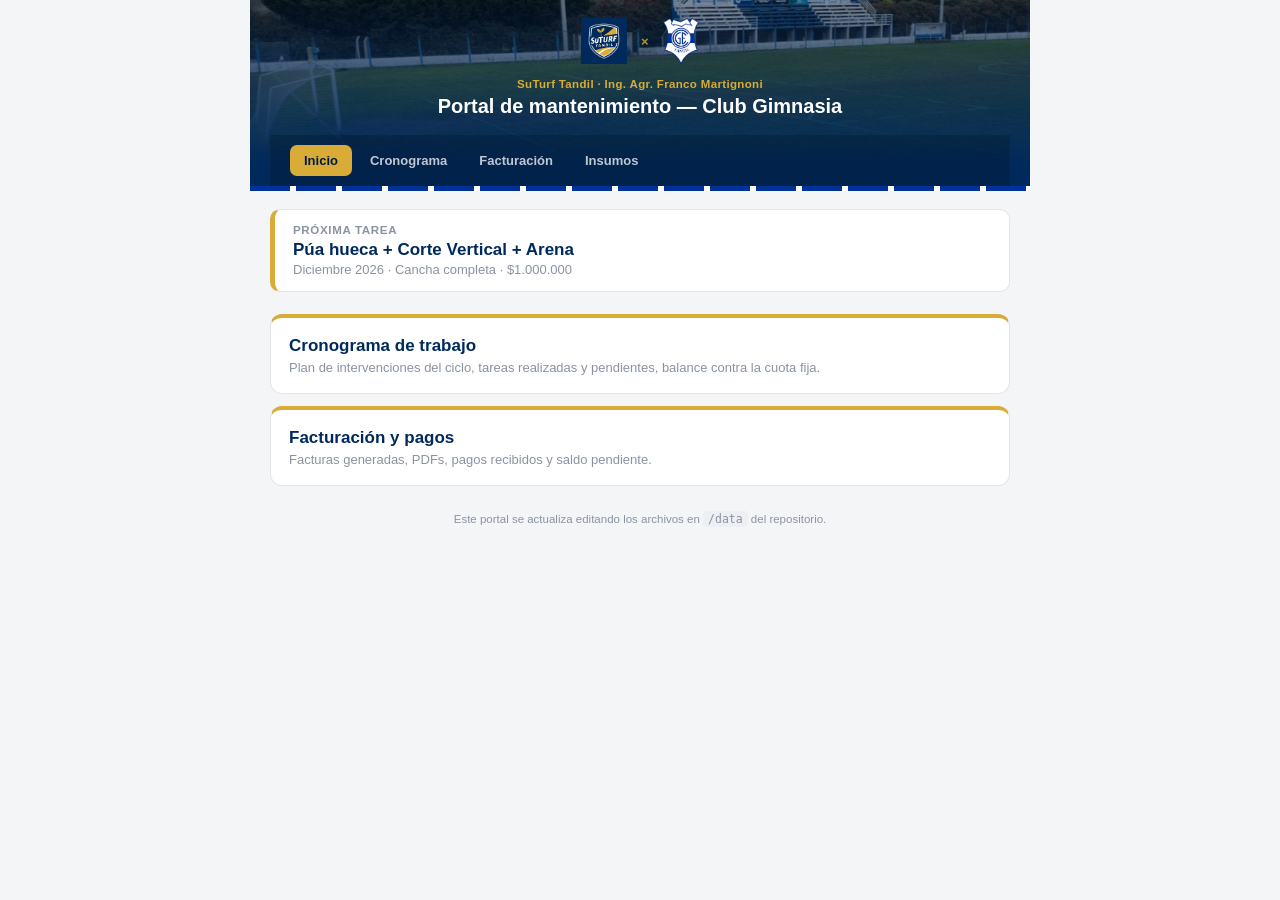
<file: index.html>
<!DOCTYPE html>
<html lang="es">
<head>
<meta charset="UTF-8">
<meta name="viewport" content="width=device-width, initial-scale=1.0">
<title>Portal SuTurf — Club Gimnasia</title>
<link rel="stylesheet" href="css/style.css">
</head>
<body>
<div class="wrap">
  <header class="site hero-bg">
    <div class="brand-row">
      <img src="assets/logo-suturf.png" alt="SuTurf Tandil">
      <span class="x">×</span>
      <img src="assets/logo-gimnasia.png" alt="Gimnasia y Esgrima Tandil">
    </div>
    <div class="header-titles">
      <div class="eyebrow">SuTurf Tandil · Ing. Agr. Franco Martignoni</div>
      <h1>Portal de mantenimiento — Club Gimnasia</h1>
    </div>
    <nav class="site">
      <a href="index.html" class="active">Inicio</a>
      <a href="cronograma.html">Cronograma</a>
      <a href="facturas.html">Facturación</a>
      <a href="insumos.html">Insumos</a>
    </nav>
  </header>
  <div class="gye-stripe"></div>

  <div id="debt-banner"></div>
  <div id="next-banner"></div>

  <div class="home-cards">
    <a class="home-card" href="cronograma.html">
      <h2>Cronograma de trabajo</h2>
      <p>Plan de intervenciones del ciclo, tareas realizadas y pendientes, balance contra la cuota fija.</p>
    </a>
    <a class="home-card" href="facturas.html">
      <h2>Facturación y pagos</h2>
      <p>Facturas generadas, PDFs, pagos recibidos y saldo pendiente.</p>
    </a>
  </div>

  <div class="footer-note">Este portal se actualiza editando los archivos en <code>/data</code> del repositorio.</div>
</div>

<script src="js/app.js"></script>
<script>
(async function () {
  try {
    const plan = await cargarJSON("data/plan.json");
    const facturas = await cargarJSON("data/facturas.json");

    const totalFacturado = facturas.reduce((s, f) => s + Number(f.monto || 0), 0);
    const totalCobrado = facturas.reduce((s, f) => s + Number(f.montoPagado || 0), 0);
    const saldo = totalFacturado - totalCobrado;
    const pendientes = facturas.filter(f => f.estado !== "pagada").length;

    if (saldo > 0) {
      document.getElementById("debt-banner").innerHTML = `
        <div class="next-banner" style="border-left-color:var(--rojo-alerta); background:var(--rojo-alerta-bg);">
          <div class="label" style="color:var(--rojo-alerta);">⚠ Pagos pendientes</div>
          <div class="tarea" style="color:var(--rojo-alerta);">${fmt(saldo)} adeudado</div>
          <div class="meta">${pendientes} factura${pendientes === 1 ? "" : "s"} sin cobrar — ver detalle en Facturación</div>
        </div>`;
    }

    const proxima = plan.tareas.find(t => t.estado !== "realizado");
    if (proxima) {
      document.getElementById("next-banner").innerHTML = `
        <div class="next-banner">
          <div class="label">Próxima tarea</div>
          <div class="tarea">${proxima.tarea}</div>
          <div class="meta">${proxima.mes} ${proxima.anio} · ${proxima.zona} · ${fmt(proxima.valor)}</div>
        </div>`;
    }
  } catch (e) {
    console.error(e);
  }
})();
</script>
</body>
</html>
</file>
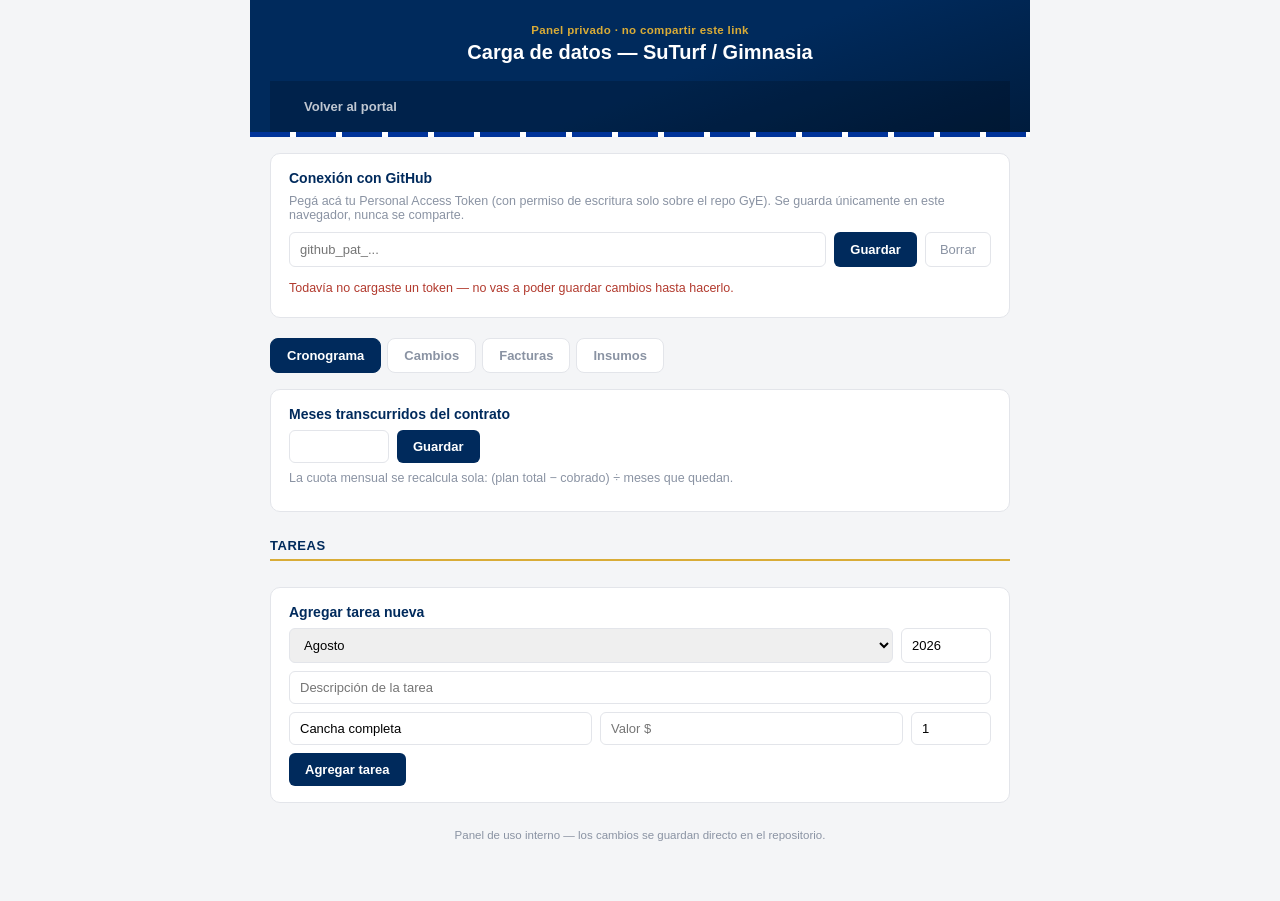
<file: admin.html>
<!DOCTYPE html>
<html lang="es">
<head>
<meta charset="UTF-8">
<meta name="viewport" content="width=device-width, initial-scale=1.0">
<title>Panel de carga — Portal SuTurf</title>
<link rel="stylesheet" href="css/style.css">
</head>
<body>
<div class="wrap">
  <header class="site">
    <div class="header-titles" style="padding-top:6px;">
      <div class="eyebrow">Panel privado · no compartir este link</div>
      <h1>Carga de datos — SuTurf / Gimnasia</h1>
    </div>
    <nav class="site">
      <a href="index.html">Volver al portal</a>
    </nav>
  </header>
  <div class="gye-stripe"></div>

  <div class="admin-card" id="token-card">
    <h2>Conexión con GitHub</h2>
    <p class="admin-hint">Pegá acá tu Personal Access Token (con permiso de escritura solo sobre el repo GyE). Se guarda únicamente en este navegador, nunca se comparte.</p>
    <div class="admin-row">
      <input type="password" id="token-input" placeholder="github_pat_..." autocomplete="off">
      <button class="btn-primary" id="save-token">Guardar</button>
      <button class="btn-ghost" id="clear-token">Borrar</button>
    </div>
    <div id="token-status" class="admin-status"></div>
  </div>

  <div class="admin-tabs">
    <button class="admin-tab active" data-tab="cronograma">Cronograma</button>
    <button class="admin-tab" data-tab="cambios">Cambios</button>
    <button class="admin-tab" data-tab="facturas">Facturas</button>
    <button class="admin-tab" data-tab="insumos">Insumos</button>
  </div>

  <div id="tab-cronograma" class="admin-panel">
    <div class="admin-card">
      <h2>Meses transcurridos del contrato</h2>
      <div class="admin-row">
        <input type="number" id="meses-input" min="1" max="12" style="max-width:100px">
        <button class="btn-primary" id="guardar-meses">Guardar</button>
      </div>
      <p class="admin-hint" style="margin-top:8px;">La cuota mensual se recalcula sola: (plan total − cobrado) ÷ meses que quedan.</p>
    </div>

    <div class="section-title">Tareas</div>
    <div id="tareas-list" class="admin-list"></div>

    <div class="admin-card">
      <h2>Agregar tarea nueva</h2>
      <div class="admin-row">
        <select id="t-mes">
          <option>Agosto</option><option>Septiembre</option><option>Octubre</option>
          <option>Noviembre</option><option>Diciembre</option><option>Enero</option>
          <option>Febrero</option><option>Marzo</option><option>Marzo/Abril</option>
          <option>Abril</option><option>Mayo</option><option>Junio</option><option>Julio</option>
        </select>
        <input type="number" id="t-anio" placeholder="Año" value="2026" style="max-width:90px">
      </div>
      <input id="t-tarea" placeholder="Descripción de la tarea">
      <div class="admin-row">
        <input id="t-zona" placeholder="Zona" value="Cancha completa">
        <input type="number" id="t-valor" placeholder="Valor $">
        <input type="number" id="t-interv" placeholder="Interv." value="1" style="max-width:80px">
      </div>
      <button class="btn-primary" id="add-tarea">Agregar tarea</button>
    </div>
  </div>

  <div id="tab-cambios" class="admin-panel" style="display:none">
    <div class="section-title">Cambios registrados</div>
    <div id="cambios-list" class="admin-list"></div>

    <div class="admin-card">
      <h2>Agregar cambio nuevo</h2>
      <div class="admin-row">
        <input type="month" id="c-fecha">
        <select id="c-tipo">
          <option value="adelanto">Adelanto</option>
          <option value="agregado">Tarea agregada</option>
          <option value="modificacion">Modificación</option>
        </select>
      </div>
      <input id="c-titulo" placeholder="Título corto (ej: Arenada adelantada a septiembre)">
      <textarea id="c-detalle" placeholder="Explicación para el presidente: qué cambió y por qué" rows="3" style="width:100%;border:1px solid var(--line);border-radius:6px;padding:8px 10px;font-size:13px;font-family:inherit;margin-bottom:8px;"></textarea>
      <input type="number" id="c-impacto" placeholder="Impacto en $ (opcional)">
      <button class="btn-primary" id="add-cambio">Agregar cambio</button>
    </div>
  </div>

  <div id="tab-facturas" class="admin-panel" style="display:none">
    <div class="section-title">Facturas cargadas</div>
    <div id="facturas-list" class="admin-list"></div>

    <div class="admin-card">
      <h2>Agregar factura nueva</h2>
      <div class="admin-row">
        <input id="f-numero" placeholder="N° factura">
        <input type="date" id="f-fecha">
      </div>
      <input id="f-concepto" placeholder="Concepto (ej: Cuota septiembre 2026)">
      <div class="admin-row">
        <input type="number" id="f-monto" placeholder="Monto $">
      </div>
      <input id="f-pdf" placeholder="Link de Drive al PDF (opcional, se puede sumar después)">
      <button class="btn-primary" id="add-factura">Agregar factura</button>
    </div>
  </div>

  <div id="tab-insumos" class="admin-panel" style="display:none">
    <div class="section-title">Insumos cargados</div>
    <div id="insumos-list" class="admin-list"></div>

    <div class="admin-card">
      <h2>Agregar insumo nuevo</h2>
      <div class="admin-row">
        <input type="date" id="i-fecha">
        <input type="number" id="i-valor" placeholder="Valor $">
      </div>
      <input id="i-producto" placeholder="Producto (ej: Fertilizante NPK)">
      <div class="admin-row">
        <input id="i-cantidad" placeholder="Cantidad (ej: 2 bolsas 25kg)">
        <input id="i-tarea" placeholder="Tarea relacionada (opcional)">
      </div>
      <input id="i-notas" placeholder="Notas (opcional)">
      <button class="btn-primary" id="add-insumo">Agregar insumo</button>
    </div>
  </div>

  <div class="footer-note">Panel de uso interno — los cambios se guardan directo en el repositorio.</div>
</div>

<script src="js/app.js"></script>
<script>
const OWNER = "Francomarti";
const REPO = "GyE";
const BRANCH = "main";

function getToken() { return localStorage.getItem("gye_admin_token") || ""; }

function b64EncodeUnicode(str) {
  return btoa(encodeURIComponent(str).replace(/%([0-9A-F]{2})/g, (m, p1) => String.fromCharCode("0x" + p1)));
}
function b64DecodeUnicode(str) {
  return decodeURIComponent(atob(str).split("").map(c => "%" + ("00" + c.charCodeAt(0).toString(16)).slice(-2)).join(""));
}

async function ghGetFile(path) {
  const res = await fetch(`https://api.github.com/repos/${OWNER}/${REPO}/contents/${path}?ref=${BRANCH}`, {
    headers: { Authorization: `token ${getToken()}` }
  });
  if (!res.ok) throw new Error(`No se pudo leer ${path} (HTTP ${res.status})`);
  const data = await res.json();
  return { sha: data.sha, json: JSON.parse(b64DecodeUnicode(data.content)) };
}

async function ghPutFile(path, obj, sha, message) {
  const content = b64EncodeUnicode(JSON.stringify(obj, null, 2));
  const res = await fetch(`https://api.github.com/repos/${OWNER}/${REPO}/contents/${path}`, {
    method: "PUT",
    headers: { Authorization: `token ${getToken()}`, "Content-Type": "application/json" },
    body: JSON.stringify({ message, content, sha, branch: BRANCH })
  });
  if (!res.ok) {
    const err = await res.json().catch(() => ({}));
    throw new Error(err.message || `Error al guardar ${path} (HTTP ${res.status})`);
  }
  return res.json();
}

// ---------- Token UI ----------
const tokenInput = document.getElementById("token-input");
const tokenStatus = document.getElementById("token-status");

function refreshTokenStatus() {
  if (getToken()) {
    tokenStatus.textContent = "Token guardado en este navegador ✓";
    tokenStatus.className = "admin-status ok";
    tokenInput.value = "••••••••••••";
    cargarTodo();
  } else {
    tokenStatus.textContent = "Todavía no cargaste un token — no vas a poder guardar cambios hasta hacerlo.";
    tokenStatus.className = "admin-status warn";
  }
}

document.getElementById("save-token").onclick = () => {
  const v = tokenInput.value.trim();
  if (v && !v.startsWith("•")) {
    localStorage.setItem("gye_admin_token", v);
    refreshTokenStatus();
  }
};
document.getElementById("clear-token").onclick = () => {
  localStorage.removeItem("gye_admin_token");
  tokenInput.value = "";
  refreshTokenStatus();
};

// ---------- Tabs ----------
document.querySelectorAll(".admin-tab").forEach(btn => {
  btn.onclick = () => {
    document.querySelectorAll(".admin-tab").forEach(b => b.classList.remove("active"));
    btn.classList.add("active");
    document.querySelectorAll(".admin-panel").forEach(p => p.style.display = "none");
    document.getElementById("tab-" + btn.dataset.tab).style.display = "block";
  };
});

// ---------- Cronograma ----------
let planCache = null;
const MES_ORDEN = { "Agosto":1, "Septiembre":2, "Octubre":3, "Noviembre":4, "Diciembre":5, "Enero":6, "Febrero":7, "Marzo":8, "Marzo/Abril":8.5, "Abril":9, "Mayo":10, "Junio":11, "Julio":12 };

async function cargarPlan() {
  const list = document.getElementById("tareas-list");
  list.innerHTML = "Cargando...";
  try {
    const { sha, json } = await ghGetFile("data/plan.json");
    planCache = { sha, json };
    document.getElementById("meses-input").value = json.meta.mesesTranscurridos;
    renderTareas();
    renderCambios();
  } catch (e) {
    list.innerHTML = `<div class="admin-error">${e.message}</div>`;
  }
}

function renderTareas() {
  const list = document.getElementById("tareas-list");
  const ordenadas = planCache.json.tareas.slice().sort((a, b) => {
    if (a.anio !== b.anio) return a.anio - b.anio;
    return (MES_ORDEN[a.mes] || 99) - (MES_ORDEN[b.mes] || 99);
  });
  list.innerHTML = ordenadas.map(t => `
    <div class="admin-item">
      <button class="check ${t.estado === "realizado" ? "done" : ""}" data-id="${t.id}">${t.estado === "realizado" ? "✓" : ""}</button>
      <div class="admin-item-body">
        <div class="admin-item-title">${t.tarea}</div>
        <div class="admin-item-meta">${t.mes} ${t.anio} · ${fmt(t.valor)}</div>
      </div>
      <button class="btn-ghost btn-del" data-del="${t.id}">Eliminar</button>
    </div>`).join("");

  list.querySelectorAll(".check").forEach(btn => {
    btn.onclick = async () => {
      const id = Number(btn.dataset.id);
      const t = planCache.json.tareas.find(x => x.id === id);
      t.estado = t.estado === "realizado" ? "planificado" : "realizado";
      await guardarPlan("Actualiza estado de tarea");
    };
  });
  list.querySelectorAll("[data-del]").forEach(btn => {
    btn.onclick = async () => {
      if (!confirm("¿Eliminar esta tarea del cronograma?")) return;
      const id = Number(btn.dataset.del);
      planCache.json.tareas = planCache.json.tareas.filter(x => x.id !== id);
      await guardarPlan("Elimina tarea");
    };
  });
}

function recalcularCuota() {
  const total = planCache.json.tareas.reduce((s, t) => s + Number(t.valor || 0), 0);
  const cobrado = (facturasCache && facturasCache.json)
    ? facturasCache.json.reduce((s, f) => s + Number(f.montoPagado || 0), 0)
    : 0;
  const mesesTranscurridos = planCache.json.meta.mesesTranscurridos || 0;
  const mesesRestantes = Math.max(1, 12 - mesesTranscurridos);
  const saldo = total - cobrado;
  planCache.json.meta.cuotaFija = Math.round(saldo / mesesRestantes);
}

async function guardarPlan(message) {
  try {
    recalcularCuota();
    const result = await ghPutFile("data/plan.json", planCache.json, planCache.sha, message);
    planCache.sha = result.content.sha;
    document.getElementById("meses-input").value = planCache.json.meta.mesesTranscurridos;
    renderTareas();
  } catch (e) {
    alert("Error al guardar: " + e.message);
  }
}

document.getElementById("guardar-meses").onclick = async () => {
  if (!planCache) return;
  planCache.json.meta.mesesTranscurridos = Number(document.getElementById("meses-input").value) || 1;
  await guardarPlan("Actualiza meses transcurridos");
};

document.getElementById("add-tarea").onclick = async () => {
  if (!planCache) return;
  const tarea = document.getElementById("t-tarea").value.trim();
  if (!tarea) { alert("Escribí una descripción de la tarea"); return; }
  const nextId = Math.max(0, ...planCache.json.tareas.map(t => t.id)) + 1;
  planCache.json.tareas.push({
    id: nextId,
    mes: document.getElementById("t-mes").value,
    anio: Number(document.getElementById("t-anio").value) || 2026,
    tarea,
    zona: document.getElementById("t-zona").value.trim() || "Cancha completa",
    valor: Number(document.getElementById("t-valor").value) || 0,
    intervenciones: Number(document.getElementById("t-interv").value) || 1,
    estado: "planificado",
    notas: ""
  });
  await guardarPlan("Agrega tarea nueva");
  document.getElementById("t-tarea").value = "";
  document.getElementById("t-valor").value = "";
};

// ---------- Cambios ----------
function renderCambios() {
  const list = document.getElementById("cambios-list");
  const cambios = planCache.json.cambios || [];
  if (cambios.length === 0) {
    list.innerHTML = `<div class="admin-hint">Todavía no hay cambios registrados.</div>`;
    return;
  }
  list.innerHTML = cambios.map(c => `
    <div class="admin-item">
      <div class="admin-item-body">
        <div class="admin-item-title">${c.titulo}</div>
        <div class="admin-item-meta">${c.fecha} · ${c.tipo}${c.impacto ? " · " + fmt(c.impacto) : ""}</div>
      </div>
      <button class="btn-ghost btn-del" data-delc="${c.id}">Eliminar</button>
    </div>`).join("");

  list.querySelectorAll("[data-delc]").forEach(btn => {
    btn.onclick = async () => {
      if (!confirm("¿Eliminar este cambio del registro?")) return;
      const id = Number(btn.dataset.delc);
      planCache.json.cambios = (planCache.json.cambios || []).filter(x => x.id !== id);
      await guardarPlan("Elimina cambio del registro");
      renderCambios();
    };
  });
}

document.getElementById("add-cambio").onclick = async () => {
  if (!planCache) return;
  const titulo = document.getElementById("c-titulo").value.trim();
  const detalle = document.getElementById("c-detalle").value.trim();
  if (!titulo || !detalle) { alert("Completá al menos el título y la explicación"); return; }
  if (!planCache.json.cambios) planCache.json.cambios = [];
  const nextId = Math.max(0, ...planCache.json.cambios.map(c => c.id)) + 1;
  planCache.json.cambios.push({
    id: nextId,
    fecha: document.getElementById("c-fecha").value || new Date().toISOString().slice(0, 7),
    titulo,
    detalle,
    impacto: Number(document.getElementById("c-impacto").value) || 0,
    tipo: document.getElementById("c-tipo").value
  });
  await guardarPlan("Agrega cambio al registro");
  renderCambios();
  document.getElementById("c-titulo").value = "";
  document.getElementById("c-detalle").value = "";
  document.getElementById("c-impacto").value = "";
};

// ---------- Facturas ----------
let facturasCache = null;

async function cargarFacturas() {
  const list = document.getElementById("facturas-list");
  list.innerHTML = "Cargando...";
  try {
    const { sha, json } = await ghGetFile("data/facturas.json");
    facturasCache = { sha, json };
    renderFacturas();
  } catch (e) {
    list.innerHTML = `<div class="admin-error">${e.message}</div>`;
  }
}

function renderFacturas() {
  const list = document.getElementById("facturas-list");
  list.innerHTML = facturasCache.json.map(f => `
    <div class="admin-card">
      <div class="admin-item-title">#${f.numero} · ${f.concepto} · ${fmt(f.monto)}</div>
      <div class="admin-row">
        <select data-field="estado" data-id="${f.id}">
          <option value="pendiente" ${f.estado === "pendiente" ? "selected" : ""}>Pendiente</option>
          <option value="parcial" ${f.estado === "parcial" ? "selected" : ""}>Pago parcial</option>
          <option value="pagada" ${f.estado === "pagada" ? "selected" : ""}>Pagada</option>
        </select>
        <input type="number" data-field="montoPagado" data-id="${f.id}" value="${f.montoPagado || 0}" placeholder="Monto pagado">
      </div>
      <div class="admin-row">
        <input type="date" data-field="fechaPago" data-id="${f.id}" value="${f.fechaPago || ""}">
        <input data-field="medioPago" data-id="${f.id}" value="${f.medioPago || ""}" placeholder="Medio de pago">
      </div>
      <input data-field="pdf" data-id="${f.id}" value="${f.pdf || ""}" placeholder="Link de Drive al PDF">
      <div class="admin-row">
        <button class="btn-primary" data-save="${f.id}">Guardar cambios</button>
        <button class="btn-ghost" data-del="${f.id}">Eliminar factura</button>
      </div>
    </div>`).join("");

  list.querySelectorAll("[data-save]").forEach(btn => {
    btn.onclick = async () => {
      const id = Number(btn.dataset.save);
      const f = facturasCache.json.find(x => x.id === id);
      list.querySelectorAll(`[data-id="${id}"]`).forEach(input => {
        const field = input.dataset.field;
        f[field] = field === "montoPagado" ? (Number(input.value) || 0) : (input.value || null);
      });
      await guardarFacturas("Actualiza factura #" + f.numero);
    };
  });
  list.querySelectorAll("[data-del]").forEach(btn => {
    btn.onclick = async () => {
      if (!confirm("¿Eliminar esta factura?")) return;
      const id = Number(btn.dataset.del);
      facturasCache.json = facturasCache.json.filter(x => x.id !== id);
      await guardarFacturas("Elimina factura");
    };
  });
}

async function guardarFacturas(message) {
  try {
    const result = await ghPutFile("data/facturas.json", facturasCache.json, facturasCache.sha, message);
    facturasCache.sha = result.content.sha;
    renderFacturas();
    if (planCache) await guardarPlan("Recalcula cuota tras actualizar facturas");
  } catch (e) {
    alert("Error al guardar: " + e.message);
  }
}

document.getElementById("add-factura").onclick = async () => {
  if (!facturasCache) return;
  const numero = document.getElementById("f-numero").value.trim();
  const concepto = document.getElementById("f-concepto").value.trim();
  if (!numero || !concepto) { alert("Completá al menos número y concepto"); return; }
  const nextId = Math.max(0, ...facturasCache.json.map(f => f.id)) + 1;
  facturasCache.json.push({
    id: nextId,
    numero,
    fecha: document.getElementById("f-fecha").value || new Date().toISOString().slice(0, 10),
    concepto,
    monto: Number(document.getElementById("f-monto").value) || 0,
    estado: "pendiente",
    montoPagado: 0,
    fechaPago: null,
    medioPago: null,
    pdf: document.getElementById("f-pdf").value.trim() || null
  });
  await guardarFacturas("Agrega factura nueva");
  ["f-numero", "f-concepto", "f-monto", "f-pdf"].forEach(id => document.getElementById(id).value = "");
};

function cargarTodo() {
  cargarPlan();
  cargarFacturas();
  cargarInsumos();
}

// ---------- Insumos ----------
let insumosCache = null;

async function cargarInsumos() {
  const list = document.getElementById("insumos-list");
  list.innerHTML = "Cargando...";
  try {
    const { sha, json } = await ghGetFile("data/insumos.json");
    insumosCache = { sha, json };
    renderInsumos();
  } catch (e) {
    list.innerHTML = `<div class="admin-error">${e.message}</div>`;
  }
}

function renderInsumos() {
  const list = document.getElementById("insumos-list");
  if (insumosCache.json.length === 0) {
    list.innerHTML = `<div class="admin-hint">Todavía no hay insumos cargados.</div>`;
    return;
  }
  list.innerHTML = insumosCache.json.map(i => `
    <div class="admin-item">
      <div class="admin-item-body">
        <div class="admin-item-title">${i.producto} — ${fmt(i.valor)}</div>
        <div class="admin-item-meta">${i.fecha}${i.tareaRelacionada ? " · " + i.tareaRelacionada : ""}</div>
      </div>
      <button class="btn-ghost btn-del" data-deli="${i.id}">Eliminar</button>
    </div>`).join("");

  list.querySelectorAll("[data-deli]").forEach(btn => {
    btn.onclick = async () => {
      if (!confirm("¿Eliminar este insumo?")) return;
      const id = Number(btn.dataset.deli);
      insumosCache.json = insumosCache.json.filter(x => x.id !== id);
      await guardarInsumos("Elimina insumo");
    };
  });
}

async function guardarInsumos(message) {
  try {
    const result = await ghPutFile("data/insumos.json", insumosCache.json, insumosCache.sha, message);
    insumosCache.sha = result.content.sha;
    renderInsumos();
  } catch (e) {
    alert("Error al guardar: " + e.message);
  }
}

document.getElementById("add-insumo").onclick = async () => {
  if (!insumosCache) return;
  const producto = document.getElementById("i-producto").value.trim();
  if (!producto) { alert("Escribí el nombre del producto"); return; }
  const nextId = Math.max(0, ...insumosCache.json.map(i => i.id)) + 1;
  insumosCache.json.push({
    id: nextId,
    fecha: document.getElementById("i-fecha").value || new Date().toISOString().slice(0, 10),
    producto,
    cantidad: document.getElementById("i-cantidad").value.trim(),
    valor: Number(document.getElementById("i-valor").value) || 0,
    tareaRelacionada: document.getElementById("i-tarea").value.trim(),
    notas: document.getElementById("i-notas").value.trim()
  });
  await guardarInsumos("Agrega insumo nuevo");
  ["i-producto", "i-cantidad", "i-valor", "i-tarea", "i-notas"].forEach(id => document.getElementById(id).value = "");
};

refreshTokenStatus();
</script>
</body>
</html>
</file>
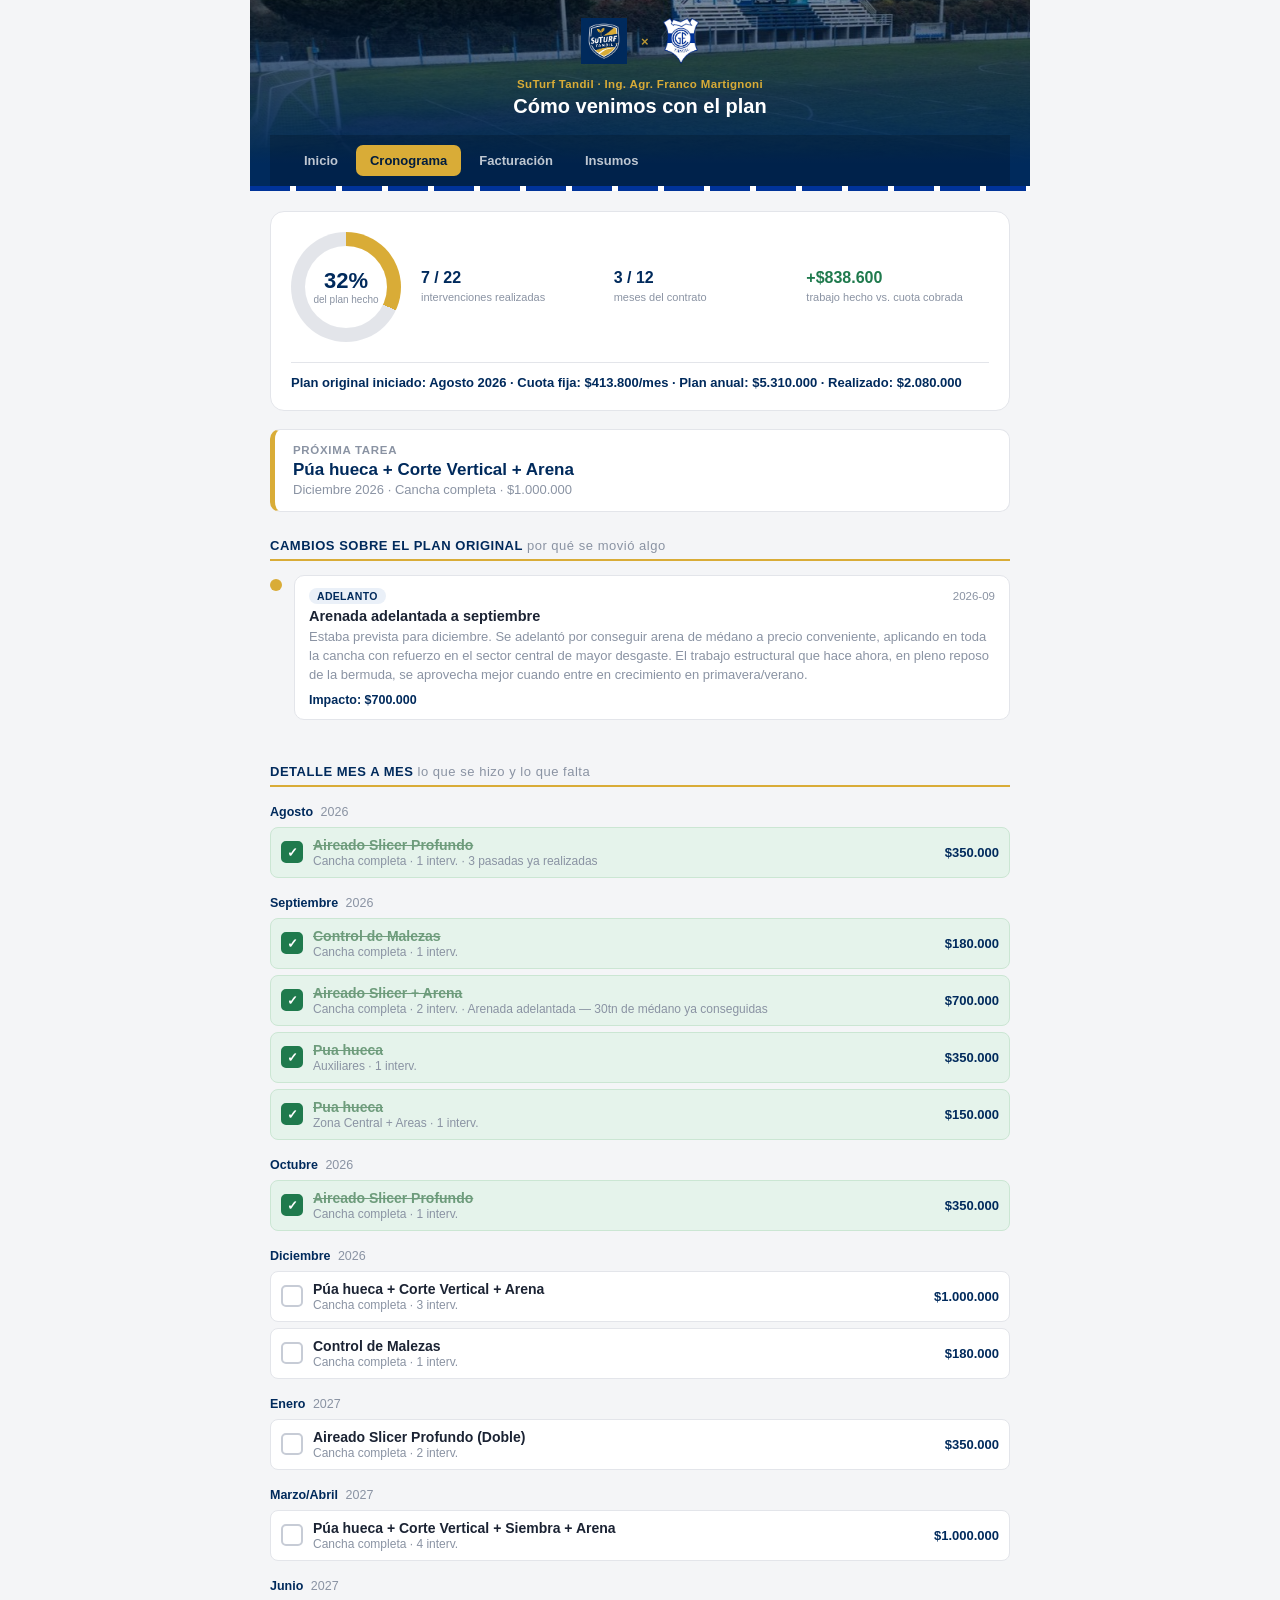
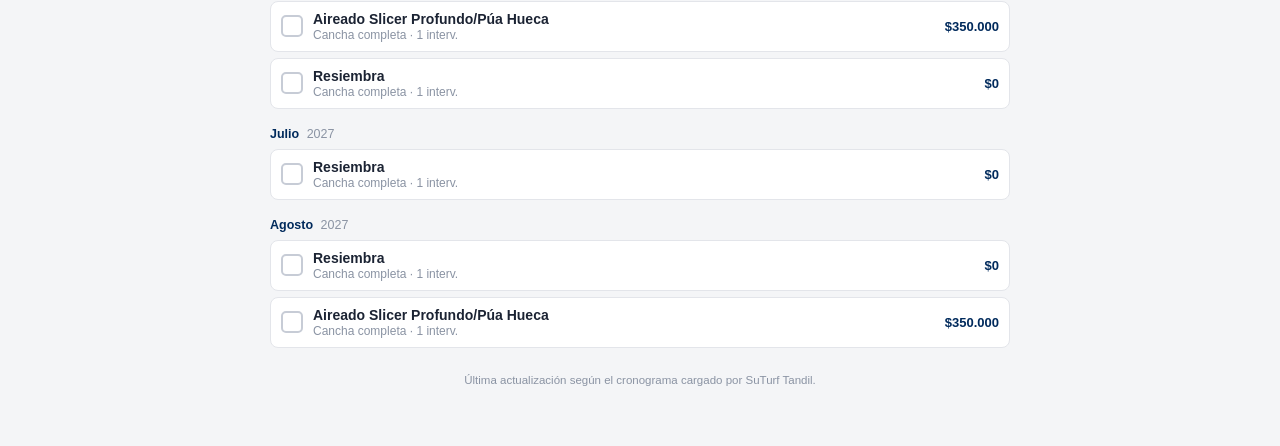
<file: cronograma.html>
<!DOCTYPE html>
<html lang="es">
<head>
<meta charset="UTF-8">
<meta name="viewport" content="width=device-width, initial-scale=1.0">
<title>Cronograma — Portal SuTurf</title>
<link rel="stylesheet" href="css/style.css">
</head>
<body>
<div class="wrap">
  <header class="site hero-bg">
    <div class="brand-row">
      <img src="assets/logo-suturf.png" alt="SuTurf Tandil">
      <span class="x">×</span>
      <img src="assets/logo-gimnasia.png" alt="Gimnasia y Esgrima Tandil">
    </div>
    <div class="header-titles">
      <div class="eyebrow">SuTurf Tandil · Ing. Agr. Franco Martignoni</div>
      <h1>Cómo venimos con el plan</h1>
    </div>
    <nav class="site">
      <a href="index.html">Inicio</a>
      <a href="cronograma.html" class="active">Cronograma</a>
      <a href="facturas.html">Facturación</a>
      <a href="insumos.html">Insumos</a>
    </nav>
  </header>
  <div class="gye-stripe"></div>

  <div class="hero-progress" id="hero"></div>

  <div id="next-banner"></div>

  <div class="section-title">Cambios sobre el plan original <span>por qué se movió algo</span></div>
  <div id="cambios-list" class="timeline"></div>

  <div class="section-title">Detalle mes a mes <span>lo que se hizo y lo que falta</span></div>
  <div id="lista"></div>

  <div class="footer-note">Última actualización según el cronograma cargado por SuTurf Tandil.</div>
</div>

<script src="js/app.js"></script>
<script>
(async function () {
  const plan = await cargarJSON("data/plan.json");
  const { meta, tareas, cambios } = plan;

  // ---- Hero de progreso ----
  const totalInterv = tareas.reduce((s, t) => s + Number(t.intervenciones || 0), 0);
  const hechasInterv = tareas.filter(t => t.estado === "realizado").reduce((s, t) => s + Number(t.intervenciones || 0), 0);
  const pct = totalInterv ? Math.round((hechasInterv / totalInterv) * 100) : 0;

  const totalPlan = tareas.reduce((s, t) => s + Number(t.valor || 0), 0);
  const totalRealizado = tareas.filter(t => t.estado === "realizado").reduce((s, t) => s + Number(t.valor || 0), 0);
  const cuotaEsperada = meta.cuotaFija * meta.mesesTranscurridos;
  const diferencia = totalRealizado - cuotaEsperada;

  document.getElementById("hero").innerHTML = `
    <div class="progress-ring" style="--pct:${pct}">
      <div class="progress-ring-inner">
        <span>${pct}%</span>
        <small>del plan hecho</small>
      </div>
    </div>
    <div class="hero-stats">
      <div class="hero-stat">
        <strong>${hechasInterv} / ${totalInterv}</strong>
        <span>intervenciones realizadas</span>
      </div>
      <div class="hero-stat">
        <strong>${meta.mesesTranscurridos} / 12</strong>
        <span>meses del contrato</span>
      </div>
      <div class="hero-stat ${diferencia >= 0 ? "pos" : "neg"}">
        <strong>${diferencia >= 0 ? "+" : ""}${fmt(diferencia)}</strong>
        <span>trabajo hecho vs. cuota cobrada</span>
      </div>
    </div>
    <div class="hero-footline">Plan original iniciado: ${meta.inicio || meta.periodo || "—"} · Cuota fija: ${fmt(meta.cuotaFija)}/mes · Plan anual: ${fmt(totalPlan)} · Realizado: ${fmt(totalRealizado)}</div>
  `;

  // ---- Próxima tarea ----
  const proxima = tareas.find(t => t.estado !== "realizado");
  if (proxima) {
    document.getElementById("next-banner").innerHTML = `
      <div class="next-banner">
        <div class="label">Próxima tarea</div>
        <div class="tarea">${proxima.tarea}</div>
        <div class="meta">${proxima.mes} ${proxima.anio} · ${proxima.zona} · ${fmt(proxima.valor)}</div>
      </div>`;
  }

  // ---- Cambios sobre el plan ----
  const cambiosList = document.getElementById("cambios-list");
  if (!cambios || cambios.length === 0) {
    cambiosList.innerHTML = `<div class="timeline-empty">Por ahora el trabajo fue tal cual el plan original — sin cambios que registrar.</div>`;
  } else {
    const tipoLabel = { adelanto: "Adelanto", agregado: "Tarea agregada", modificacion: "Modificación" };
    cambiosList.innerHTML = cambios.map(c => `
      <div class="timeline-item">
        <div class="timeline-dot"></div>
        <div class="timeline-body">
          <div class="timeline-top">
            <span class="timeline-tipo">${tipoLabel[c.tipo] || "Cambio"}</span>
            <span class="timeline-fecha">${c.fecha}</span>
          </div>
          <div class="timeline-titulo">${c.titulo}</div>
          <div class="timeline-detalle">${c.detalle}</div>
          ${c.impacto ? `<div class="timeline-impacto">Impacto: ${fmt(c.impacto)}</div>` : ""}
        </div>
      </div>`).join("");
  }

  // ---- Detalle mes a mes ----
  const grupos = [];
  tareas.forEach(t => {
    const key = t.mes + "-" + t.anio;
    let g = grupos.find(x => x.key === key);
    if (!g) { g = { key, mes: t.mes, anio: t.anio, items: [] }; grupos.push(g); }
    g.items.push(t);
  });

  document.getElementById("lista").innerHTML = grupos.map(g => `
    <div class="mini-section-title">${g.mes} <span>${g.anio}</span></div>
    <div class="list">
      ${g.items.map(t => `
        <div class="item ${t.estado === "realizado" ? "done" : ""}">
          <div class="check">${t.estado === "realizado" ? "✓" : ""}</div>
          <div class="item-body">
            <div class="tarea">${t.tarea}</div>
            <div class="meta">${t.zona} · ${t.intervenciones} interv.${t.notas ? " · " + t.notas : ""}</div>
          </div>
          <div class="valor">${fmt(t.valor)}</div>
        </div>`).join("")}
    </div>`).join("");
})();
</script>
</body>
</html>
</file>
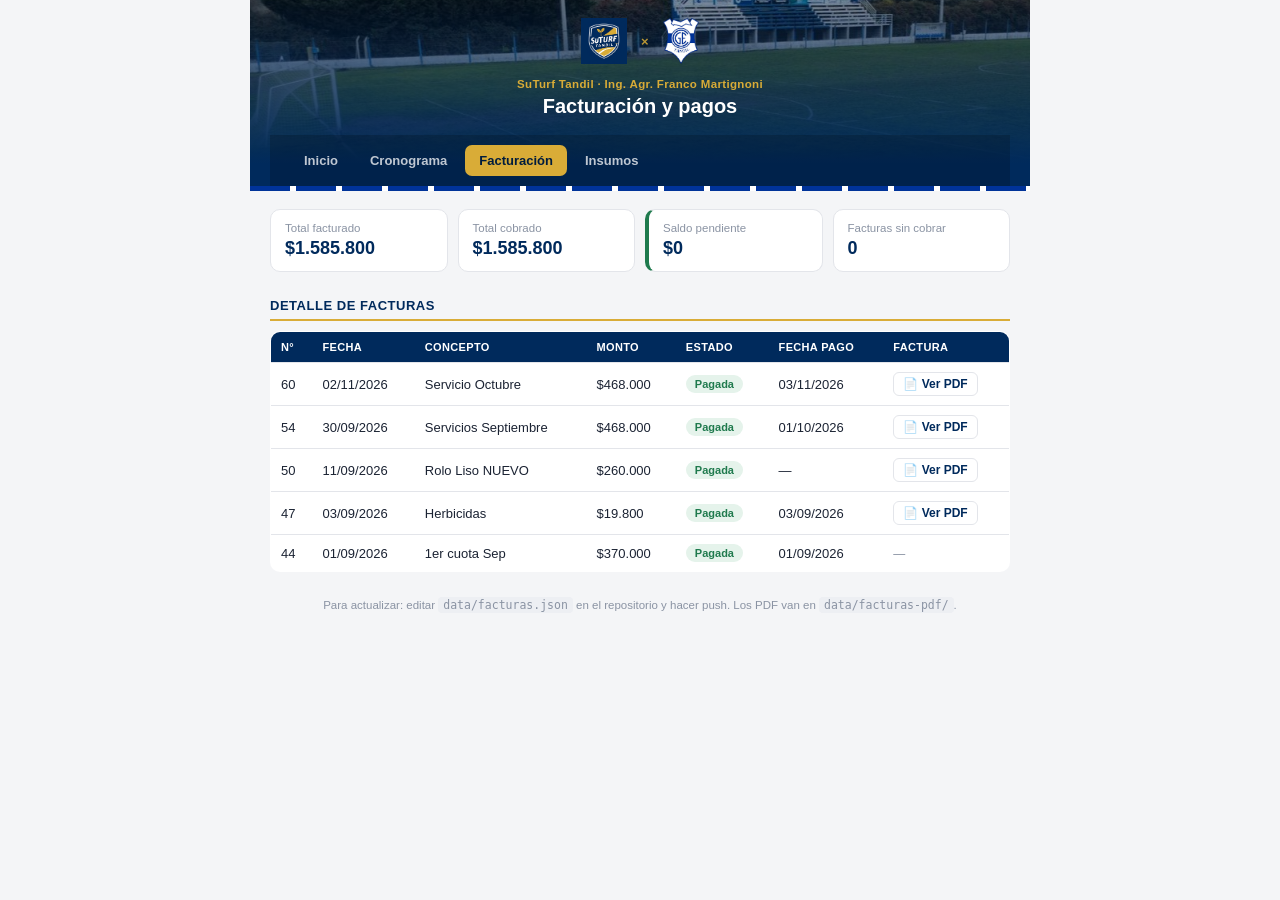
<file: facturas.html>
<!DOCTYPE html>
<html lang="es">
<head>
<meta charset="UTF-8">
<meta name="viewport" content="width=device-width, initial-scale=1.0">
<title>Facturación — Portal SuTurf</title>
<link rel="stylesheet" href="css/style.css">
</head>
<body>
<div class="wrap">
  <header class="site hero-bg">
    <div class="brand-row">
      <img src="assets/logo-suturf.png" alt="SuTurf Tandil">
      <span class="x">×</span>
      <img src="assets/logo-gimnasia.png" alt="Gimnasia y Esgrima Tandil">
    </div>
    <div class="header-titles">
      <div class="eyebrow">SuTurf Tandil · Ing. Agr. Franco Martignoni</div>
      <h1>Facturación y pagos</h1>
    </div>
    <nav class="site">
      <a href="index.html">Inicio</a>
      <a href="cronograma.html">Cronograma</a>
      <a href="facturas.html" class="active">Facturación</a>
      <a href="insumos.html">Insumos</a>
    </nav>
  </header>
  <div class="gye-stripe"></div>

  <div id="debt-banner"></div>
  <div class="cards" id="cards"></div>

  <div class="section-title">Detalle de facturas</div>
  <table class="facturas">
    <thead>
      <tr>
        <th>N°</th>
        <th>Fecha</th>
        <th>Concepto</th>
        <th>Monto</th>
        <th>Estado</th>
        <th>Fecha pago</th>
        <th>Factura</th>
      </tr>
    </thead>
    <tbody id="tabla-facturas"></tbody>
  </table>

  <div class="footer-note">Para actualizar: editar <code>data/facturas.json</code> en el repositorio y hacer push. Los PDF van en <code>data/facturas-pdf/</code>.</div>
</div>

<script src="js/app.js"></script>
<script>
(async function () {
  const facturas = await cargarJSON("data/facturas.json");

  const totalFacturado = facturas.reduce((s, f) => s + Number(f.monto || 0), 0);
  const totalCobrado = facturas.reduce((s, f) => s + Number(f.montoPagado || 0), 0);
  const saldo = totalFacturado - totalCobrado;
  const pendientes = facturas.filter(f => f.estado !== "pagada").length;

  if (saldo > 0) {
    document.getElementById("debt-banner").innerHTML = `
      <div class="next-banner" style="border-left-color:var(--rojo-alerta); background:var(--rojo-alerta-bg);">
        <div class="label" style="color:var(--rojo-alerta);">⚠ Pagos pendientes</div>
        <div class="tarea" style="color:var(--rojo-alerta);">${fmt(saldo)} adeudado</div>
        <div class="meta">${pendientes} factura${pendientes === 1 ? "" : "s"} sin cobrar</div>
      </div>`;
  }

  document.getElementById("cards").innerHTML = `
    <div class="card"><div class="label">Total facturado</div><div class="value">${fmt(totalFacturado)}</div></div>
    <div class="card"><div class="label">Total cobrado</div><div class="value">${fmt(totalCobrado)}</div></div>
    <div class="card ${saldo > 0 ? "neg" : "pos"}"><div class="label">Saldo pendiente</div><div class="value">${fmt(saldo)}</div></div>
    <div class="card"><div class="label">Facturas sin cobrar</div><div class="value">${pendientes}</div></div>`;

  const estadoLabel = { pagada: "Pagada", pendiente: "Pendiente", parcial: "Pago parcial" };

  document.getElementById("tabla-facturas").innerHTML = facturas
    .slice()
    .sort((a, b) => new Date(b.fecha) - new Date(a.fecha))
    .map(f => `
      <tr>
        <td>${f.numero}</td>
        <td>${fmtFecha(f.fecha)}</td>
        <td>${f.concepto}</td>
        <td>${fmt(f.monto)}</td>
        <td><span class="estado-pill estado-${f.estado}">${estadoLabel[f.estado] || f.estado}</span></td>
        <td>${fmtFecha(f.fechaPago)}</td>
        <td>${f.pdf ? `<a class="pdf-link" href="${f.pdf}" target="_blank" rel="noopener">📄 Ver PDF</a>` : `<span class="pdf-none">—</span>`}</td>
      </tr>`).join("");
})();
</script>
</body>
</html>
</file>
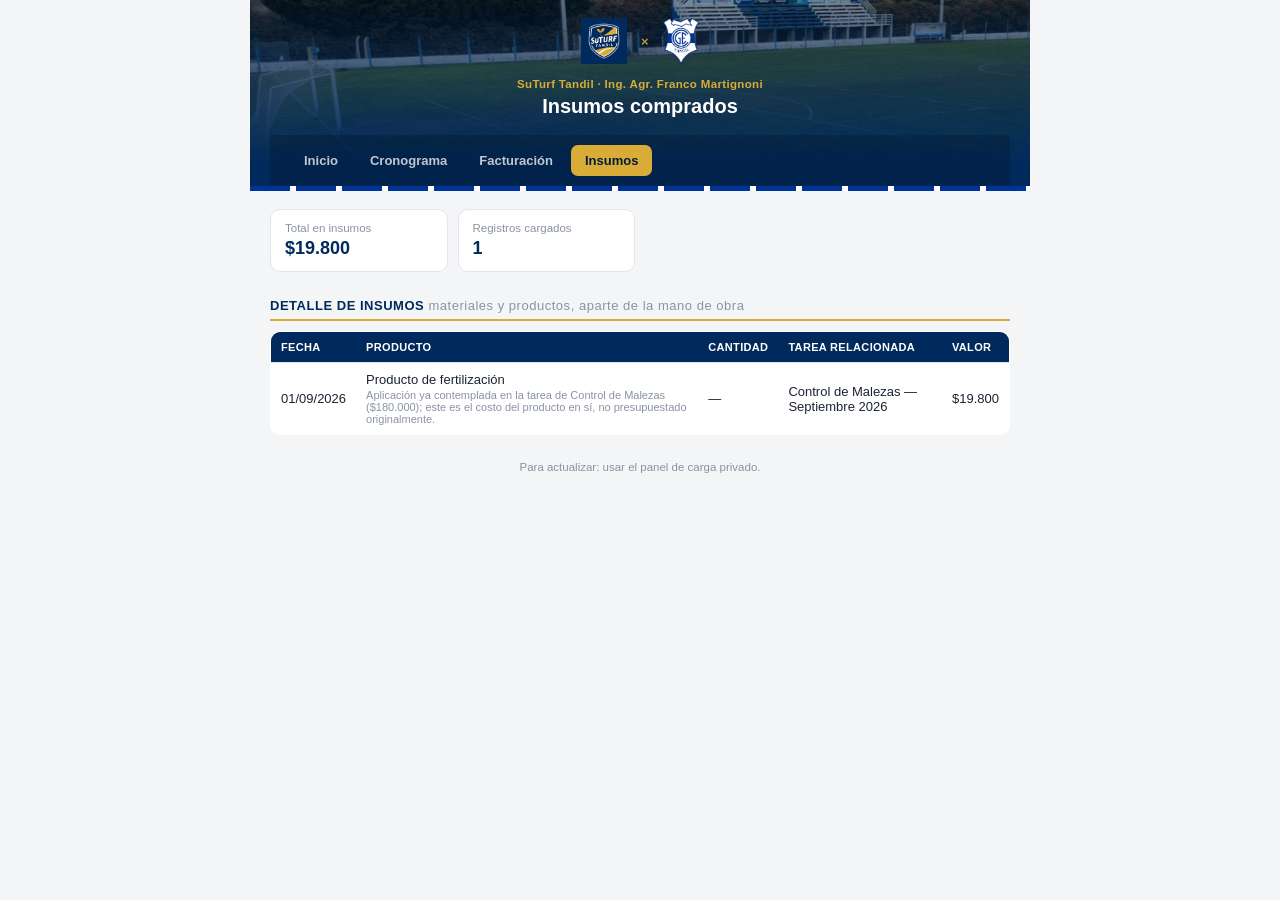
<file: insumos.html>
<!DOCTYPE html>
<html lang="es">
<head>
<meta charset="UTF-8">
<meta name="viewport" content="width=device-width, initial-scale=1.0">
<title>Insumos — Portal SuTurf</title>
<link rel="stylesheet" href="css/style.css">
</head>
<body>
<div class="wrap">
  <header class="site hero-bg">
    <div class="brand-row">
      <img src="assets/logo-suturf.png" alt="SuTurf Tandil">
      <span class="x">×</span>
      <img src="assets/logo-gimnasia.png" alt="Gimnasia y Esgrima Tandil">
    </div>
    <div class="header-titles">
      <div class="eyebrow">SuTurf Tandil · Ing. Agr. Franco Martignoni</div>
      <h1>Insumos comprados</h1>
    </div>
    <nav class="site">
      <a href="index.html">Inicio</a>
      <a href="cronograma.html">Cronograma</a>
      <a href="facturas.html">Facturación</a>
      <a href="insumos.html" class="active">Insumos</a>
    </nav>
  </header>
  <div class="gye-stripe"></div>

  <div class="cards" id="cards"></div>

  <div class="section-title">Detalle de insumos <span>materiales y productos, aparte de la mano de obra</span></div>
  <table class="facturas">
    <thead>
      <tr>
        <th>Fecha</th>
        <th>Producto</th>
        <th>Cantidad</th>
        <th>Tarea relacionada</th>
        <th>Valor</th>
      </tr>
    </thead>
    <tbody id="tabla-insumos"></tbody>
  </table>

  <div class="footer-note">Para actualizar: usar el panel de carga privado.</div>
</div>

<script src="js/app.js"></script>
<script>
(async function () {
  const insumos = await cargarJSON("data/insumos.json");

  const totalInsumos = insumos.reduce((s, i) => s + Number(i.valor || 0), 0);

  document.getElementById("cards").innerHTML = `
    <div class="card"><div class="label">Total en insumos</div><div class="value">${fmt(totalInsumos)}</div></div>
    <div class="card"><div class="label">Registros cargados</div><div class="value">${insumos.length}</div></div>`;

  if (insumos.length === 0) {
    document.getElementById("tabla-insumos").innerHTML = `<tr><td colspan="5" style="text-align:center;color:var(--muted);padding:16px;">Todavía no hay insumos cargados.</td></tr>`;
  } else {
    document.getElementById("tabla-insumos").innerHTML = insumos
      .slice()
      .sort((a, b) => new Date(b.fecha) - new Date(a.fecha))
      .map(i => `
        <tr>
          <td>${fmtFecha(i.fecha)}</td>
          <td>${i.producto}${i.notas ? `<div style="font-size:11px;color:var(--muted);margin-top:2px;">${i.notas}</div>` : ""}</td>
          <td>${i.cantidad || "—"}</td>
          <td>${i.tareaRelacionada || "—"}</td>
          <td>${fmt(i.valor)}</td>
        </tr>`).join("");
  }
})();
</script>
</body>
</html>
</file>
<file: css/style.css>
:root {
  --navy: #002A5C;       /* SuTurf */
  --navy-deep: #001C3D;
  --gold: #D9AC37;       /* SuTurf */
  --gye-blue: #003399;   /* Gimnasia y Esgrima */
  --paper: #F4F5F7;
  --ink: #1B2333;
  --line: #E3E5EA;
  --muted: #8A93A3;
  --verde-ok: #1F7A4D;
  --verde-ok-bg: #E5F3EB;
  --rojo-alerta: #B23A2E;
  --rojo-alerta-bg: #FAE6E3;
  --amber: #8A6416;
  --amber-bg: #FBF0D6;
}

* { box-sizing: border-box; }

body {
  margin: 0;
  font-family: -apple-system, BlinkMacSystemFont, "Segoe UI", sans-serif;
  background: var(--paper);
  color: var(--ink);
}

a { color: inherit; }

.wrap {
  max-width: 780px;
  margin: 0 auto;
  padding: 0 0 60px;
}

/* ---------- Header ---------- */

header.site {
  background: var(--navy);
  background-image: linear-gradient(160deg, var(--navy) 55%, var(--navy-deep) 100%);
  color: white;
  padding: 18px 20px 0;
}

header.site.hero-bg {
  background-image:
    linear-gradient(180deg, rgba(0,20,45,0.45) 0%, var(--navy) 88%),
    url('../assets/hero-gimnasia.jpg');
  background-size: cover;
  background-position: center 40%;
}


.brand-row {
  display: flex;
  align-items: center;
  justify-content: center;
  gap: 14px;
  padding-bottom: 14px;
}

.brand-row img {
  height: 46px;
  width: auto;
  display: block;
}

.brand-row .x {
  font-size: 13px;
  color: var(--gold);
  font-weight: 700;
  opacity: 0.85;
}

.header-titles {
  text-align: center;
  padding-bottom: 16px;
}

.eyebrow {
  font-size: 11.5px;
  letter-spacing: 0.03em;
  color: var(--gold);
  margin-bottom: 4px;
  font-weight: 600;
}

header.site h1 {
  font-size: 20px;
  margin: 0;
  font-weight: 800;
  font-stretch: condensed;
  line-height: 1.25;
}

.gye-stripe {
  height: 5px;
  background: repeating-linear-gradient(
    90deg,
    var(--gye-blue) 0px, var(--gye-blue) 40px,
    white 40px, white 46px
  );
}

nav.site {
  display: flex;
  gap: 4px;
  padding: 10px 20px;
  background: rgba(0,0,0,0.18);
}

nav.site a {
  text-decoration: none;
  font-size: 13px;
  font-weight: 600;
  padding: 8px 14px;
  border-radius: 7px;
  color: rgba(255,255,255,0.75);
}

nav.site a.active {
  background: var(--gold);
  color: var(--navy-deep);
}

/* ---------- Next task banner ---------- */

.next-banner {
  margin: 18px 20px 0;
  background: white;
  border: 1px solid var(--line);
  border-left: 5px solid var(--gold);
  border-radius: 10px;
  padding: 14px 18px;
}

.next-banner .label {
  font-size: 11.5px;
  text-transform: uppercase;
  letter-spacing: 0.06em;
  color: var(--muted);
  font-weight: 700;
  margin-bottom: 4px;
}

.next-banner .tarea {
  font-size: 17px;
  font-weight: 700;
  color: var(--navy);
}

.next-banner .meta {
  font-size: 13px;
  color: var(--muted);
  margin-top: 2px;
}

/* ---------- Summary cards ---------- */

.cards {
  display: grid;
  grid-template-columns: repeat(2, 1fr);
  gap: 10px;
  margin: 18px 20px 0;
}

@media (min-width: 560px) {
  .cards { grid-template-columns: repeat(4, 1fr); }
}

.card {
  background: white;
  border: 1px solid var(--line);
  border-radius: 10px;
  padding: 12px 14px;
}

.card.pos { border-left: 4px solid var(--verde-ok); }
.card.neg { border-left: 4px solid var(--rojo-alerta); }

.card .label {
  font-size: 11.5px;
  color: var(--muted);
  margin-bottom: 4px;
}

.card .value {
  font-size: 18px;
  font-weight: 800;
  color: var(--navy);
}

.card .sub {
  font-size: 11px;
  color: var(--muted);
  margin-top: 4px;
}

/* ---------- Section list ---------- */

.section-title {
  margin: 26px 20px 10px;
  font-size: 13px;
  font-weight: 800;
  color: var(--navy);
  text-transform: uppercase;
  letter-spacing: 0.04em;
  border-bottom: 2px solid var(--gold);
  padding-bottom: 6px;
}

.section-title span {
  font-weight: 400;
  color: var(--muted);
  text-transform: none;
}

.list {
  margin: 0 20px;
  display: flex;
  flex-direction: column;
  gap: 6px;
}

.item {
  display: flex;
  align-items: center;
  gap: 10px;
  background: white;
  border: 1px solid var(--line);
  border-radius: 8px;
  padding: 9px 10px;
}

.item.done {
  background: var(--verde-ok-bg);
  border-color: #CBE6D3;
}

.item.done .tarea { text-decoration: line-through; color: #6E9C7C; }

.check {
  width: 22px;
  height: 22px;
  min-width: 22px;
  border-radius: 5px;
  border: 2px solid #C7CCD6;
  background: white;
  color: white;
  font-size: 13px;
  font-weight: 700;
  display: flex;
  align-items: center;
  justify-content: center;
}

.item.done .check {
  background: var(--verde-ok);
  border-color: var(--verde-ok);
}

.item-body { flex: 1; min-width: 0; }
.item .tarea { font-size: 14px; font-weight: 600; }
.item .meta { font-size: 12px; color: var(--muted); margin-top: 1px; }
.item .valor { font-size: 13px; font-weight: 700; white-space: nowrap; color: var(--navy); }

/* ---------- Facturas table ---------- */

table.facturas {
  width: calc(100% - 40px);
  margin: 0 20px;
  border-collapse: collapse;
  background: white;
  border: 1px solid var(--line);
  border-radius: 10px;
  overflow: hidden;
  font-size: 13px;
}

table.facturas th {
  text-align: left;
  background: var(--navy);
  color: white;
  padding: 9px 10px;
  font-size: 11px;
  text-transform: uppercase;
  letter-spacing: 0.03em;
}

table.facturas td {
  padding: 9px 10px;
  border-top: 1px solid var(--line);
}

.estado-pill {
  display: inline-block;
  font-size: 11px;
  font-weight: 700;
  padding: 3px 9px;
  border-radius: 20px;
}

.estado-pagada { background: var(--verde-ok-bg); color: var(--verde-ok); }
.estado-pendiente { background: var(--rojo-alerta-bg); color: var(--rojo-alerta); }
.estado-parcial { background: var(--amber-bg); color: var(--amber); }

.pdf-link {
  display: inline-flex;
  align-items: center;
  gap: 5px;
  font-size: 12px;
  font-weight: 700;
  color: var(--navy);
  text-decoration: none;
  padding: 4px 9px;
  border: 1px solid var(--line);
  border-radius: 6px;
  white-space: nowrap;
}

.pdf-link:hover { border-color: var(--gold); }

.pdf-none { color: var(--muted); font-size: 12px; }

/* ---------- Footer / misc ---------- */

.footer-note {
  text-align: center;
  font-size: 11.5px;
  color: var(--muted);
  margin: 26px 20px 0;
}

.footer-note code {
  background: #EDEFF3;
  padding: 1px 5px;
  border-radius: 4px;
}

.home-cards {
  display: flex;
  flex-direction: column;
  gap: 12px;
  margin: 22px 20px 0;
}

.home-card {
  display: block;
  text-decoration: none;
  background: white;
  border: 1px solid var(--line);
  border-top: 4px solid var(--gold);
  border-radius: 12px;
  padding: 18px;
}

.home-card h2 {
  margin: 0 0 4px;
  font-size: 17px;
  color: var(--navy);
}

.home-card p {
  margin: 0;
  font-size: 13px;
  color: var(--muted);
}

/* ---------- Admin panel ---------- */

.admin-card {
  background: white;
  border: 1px solid var(--line);
  border-radius: 10px;
  padding: 16px 18px;
  margin: 16px 20px 0;
}

.admin-card h2 {
  font-size: 14px;
  color: var(--navy);
  margin: 0 0 8px;
}

.admin-hint {
  font-size: 12.5px;
  color: var(--muted);
  margin: 0 0 10px;
}

.admin-row {
  display: flex;
  gap: 8px;
  margin-bottom: 8px;
}

.admin-card input, .admin-card select {
  border: 1px solid var(--line);
  border-radius: 6px;
  padding: 8px 10px;
  font-size: 13px;
  flex: 1;
  min-width: 0;
  width: 100%;
  margin-bottom: 8px;
}

.admin-row input, .admin-row select { margin-bottom: 0; }

.admin-status {
  font-size: 12.5px;
  padding: 6px 0;
}

.admin-status.ok { color: var(--verde-ok); }
.admin-status.warn { color: var(--rojo-alerta); }

.admin-error {
  color: var(--rojo-alerta);
  font-size: 13px;
  padding: 10px 0;
}

.btn-primary {
  background: var(--navy);
  color: white;
  border: none;
  border-radius: 6px;
  padding: 9px 16px;
  font-size: 13px;
  font-weight: 600;
  cursor: pointer;
  white-space: nowrap;
}

.btn-ghost {
  background: none;
  border: 1px solid var(--line);
  border-radius: 6px;
  padding: 9px 14px;
  font-size: 13px;
  color: var(--muted);
  cursor: pointer;
  white-space: nowrap;
}

.admin-tabs {
  display: flex;
  gap: 6px;
  margin: 20px 20px 0;
}

.admin-tab {
  background: white;
  border: 1px solid var(--line);
  border-radius: 8px;
  padding: 9px 16px;
  font-size: 13px;
  font-weight: 600;
  color: var(--muted);
  cursor: pointer;
}

.admin-tab.active {
  background: var(--navy);
  color: white;
  border-color: var(--navy);
}

.admin-list {
  margin: 10px 20px 0;
  display: flex;
  flex-direction: column;
  gap: 6px;
}

.admin-item {
  display: flex;
  align-items: center;
  gap: 10px;
  background: white;
  border: 1px solid var(--line);
  border-radius: 8px;
  padding: 9px 10px;
}

.admin-item .check {
  width: 26px;
  height: 26px;
  min-width: 26px;
  border-radius: 6px;
  border: 2px solid #C7CCD6;
  background: white;
  color: white;
  font-weight: 700;
  cursor: pointer;
}

.admin-item .check.done {
  background: var(--verde-ok);
  border-color: var(--verde-ok);
}

.admin-item-body { flex: 1; min-width: 0; }
.admin-item-title { font-size: 13.5px; font-weight: 600; }
.admin-item-meta { font-size: 12px; color: var(--muted); }
.btn-del { font-size: 12px; padding: 6px 10px; }

/* ---------- Hero de progreso ---------- */

.hero-progress {
  margin: 20px 20px 0;
  background: white;
  border: 1px solid var(--line);
  border-radius: 14px;
  padding: 20px;
  display: flex;
  flex-wrap: wrap;
  align-items: center;
  gap: 20px;
}

.progress-ring {
  width: 110px;
  height: 110px;
  min-width: 110px;
  border-radius: 50%;
  background: conic-gradient(var(--gold) calc(var(--pct) * 1%), var(--line) 0);
  display: flex;
  align-items: center;
  justify-content: center;
}

.progress-ring-inner {
  width: 82px;
  height: 82px;
  border-radius: 50%;
  background: white;
  display: flex;
  flex-direction: column;
  align-items: center;
  justify-content: center;
}

.progress-ring-inner span {
  font-size: 22px;
  font-weight: 800;
  color: var(--navy);
  line-height: 1.1;
}

.progress-ring-inner small {
  font-size: 10px;
  color: var(--muted);
  text-align: center;
}

.hero-stats {
  flex: 1;
  min-width: 200px;
  display: grid;
  grid-template-columns: repeat(3, 1fr);
  gap: 10px;
}

.hero-stat strong {
  display: block;
  font-size: 16px;
  font-weight: 800;
  color: var(--navy);
}

.hero-stat.pos strong { color: var(--verde-ok); }
.hero-stat.neg strong { color: var(--rojo-alerta); }

.hero-stat span {
  font-size: 11px;
  color: var(--muted);
}

.hero-footline {
  flex-basis: 100%;
  font-size: 13px;
  font-weight: 700;
  color: var(--navy);
  border-top: 1px solid var(--line);
  padding-top: 12px;
}

@media (max-width: 480px) {
  .hero-progress { flex-direction: column; text-align: center; }
  .hero-stats { grid-template-columns: 1fr; gap: 12px; }
}

/* ---------- Timeline de cambios ---------- */

.timeline {
  margin: 0 20px;
  display: flex;
  flex-direction: column;
  gap: 0;
}

.timeline-empty {
  margin: 0 20px;
  font-size: 13px;
  color: var(--muted);
  background: white;
  border: 1px dashed var(--line);
  border-radius: 10px;
  padding: 14px 16px;
}

.timeline-item {
  display: flex;
  gap: 12px;
  padding: 4px 0 18px;
  position: relative;
}

.timeline-item:not(:last-child)::before {
  content: "";
  position: absolute;
  left: 5px;
  top: 16px;
  bottom: 0;
  width: 2px;
  background: var(--line);
}

.timeline-dot {
  width: 12px;
  height: 12px;
  min-width: 12px;
  border-radius: 50%;
  background: var(--gold);
  margin-top: 4px;
}

.timeline-body {
  background: white;
  border: 1px solid var(--line);
  border-radius: 10px;
  padding: 12px 14px;
  flex: 1;
}

.timeline-top {
  display: flex;
  justify-content: space-between;
  align-items: center;
  margin-bottom: 4px;
}

.timeline-tipo {
  font-size: 10.5px;
  font-weight: 700;
  text-transform: uppercase;
  letter-spacing: 0.03em;
  color: var(--navy);
  background: #EAF0F8;
  padding: 2px 8px;
  border-radius: 20px;
}

.timeline-fecha {
  font-size: 11.5px;
  color: var(--muted);
}

.timeline-titulo {
  font-size: 14.5px;
  font-weight: 700;
  color: var(--ink);
  margin-bottom: 4px;
}

.timeline-detalle {
  font-size: 13px;
  color: var(--muted);
  line-height: 1.45;
}

.timeline-impacto {
  margin-top: 8px;
  font-size: 12.5px;
  font-weight: 700;
  color: var(--navy);
}

.mini-section-title {
  font-size: 12.5px;
  font-weight: 700;
  color: var(--navy);
  margin: 18px 20px 8px;
}

.mini-section-title span {
  font-weight: 400;
  color: var(--muted);
  margin-left: 4px;
}
</file>
